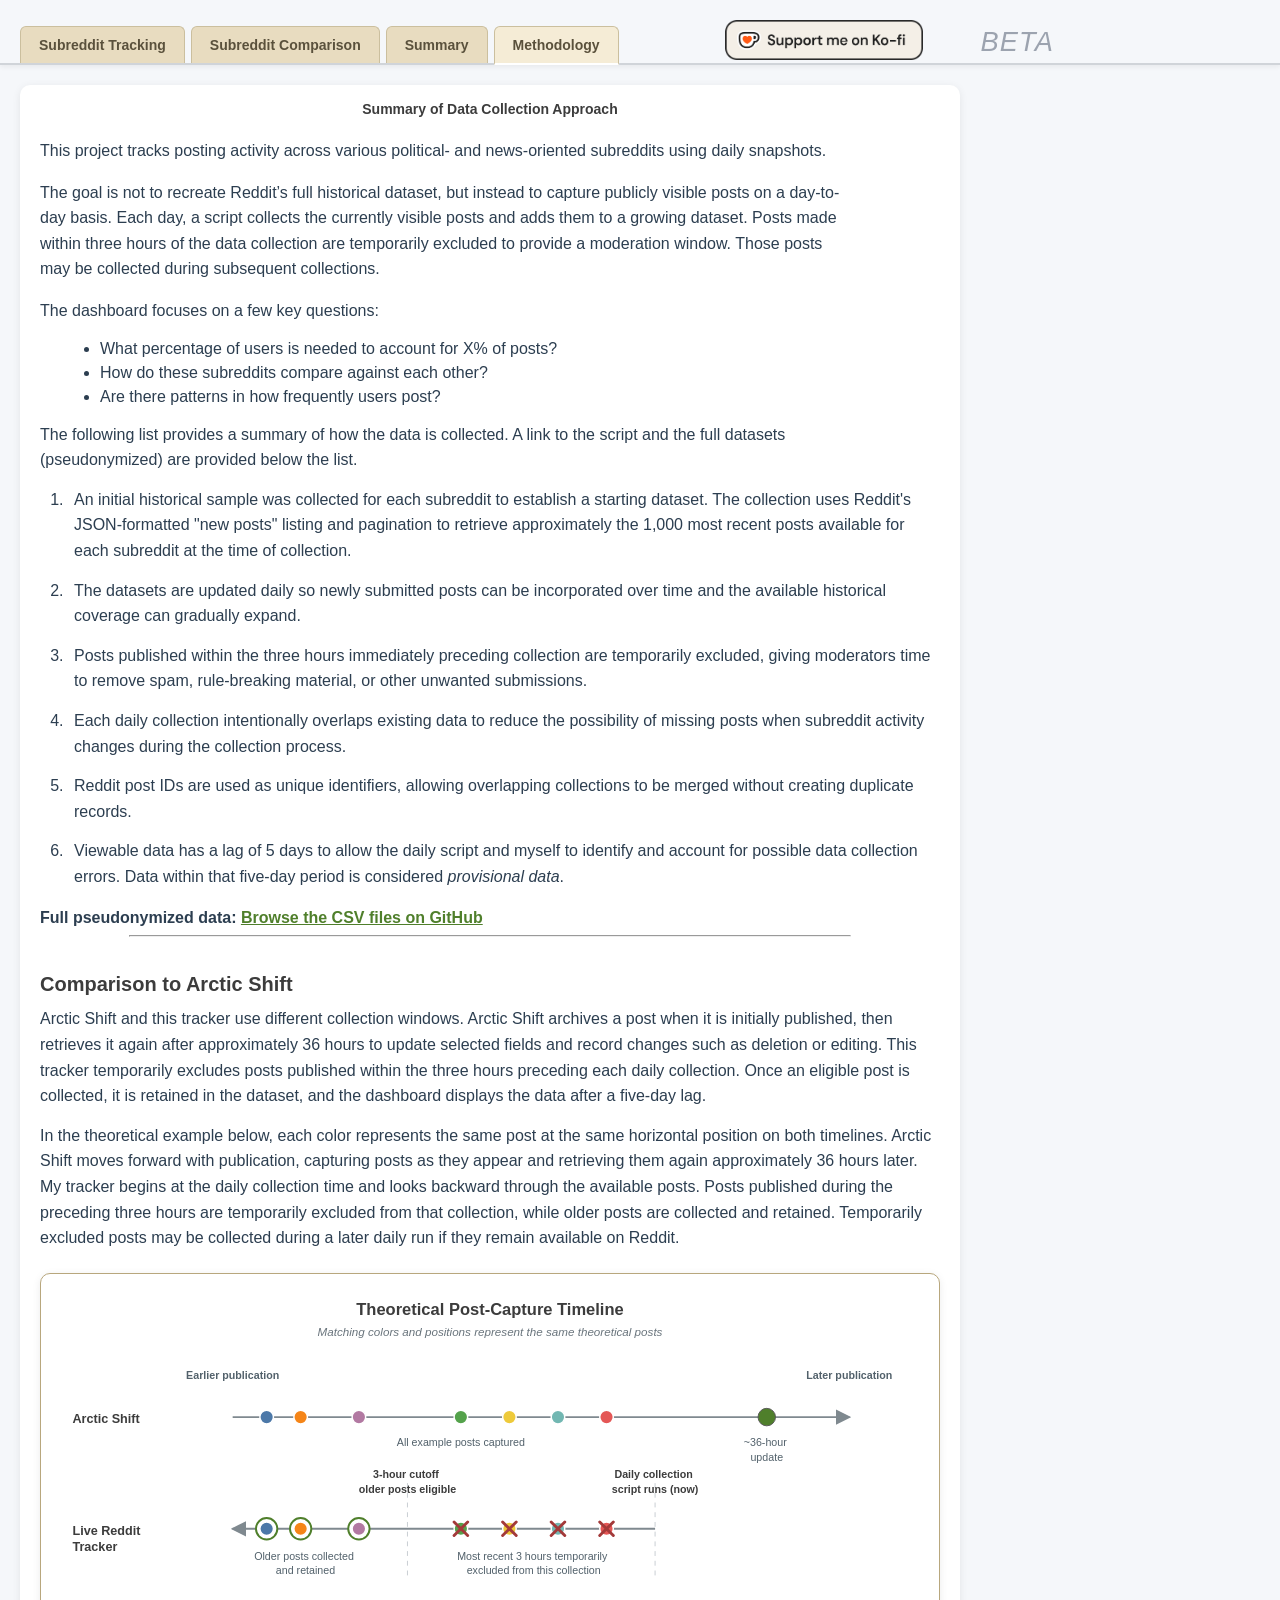
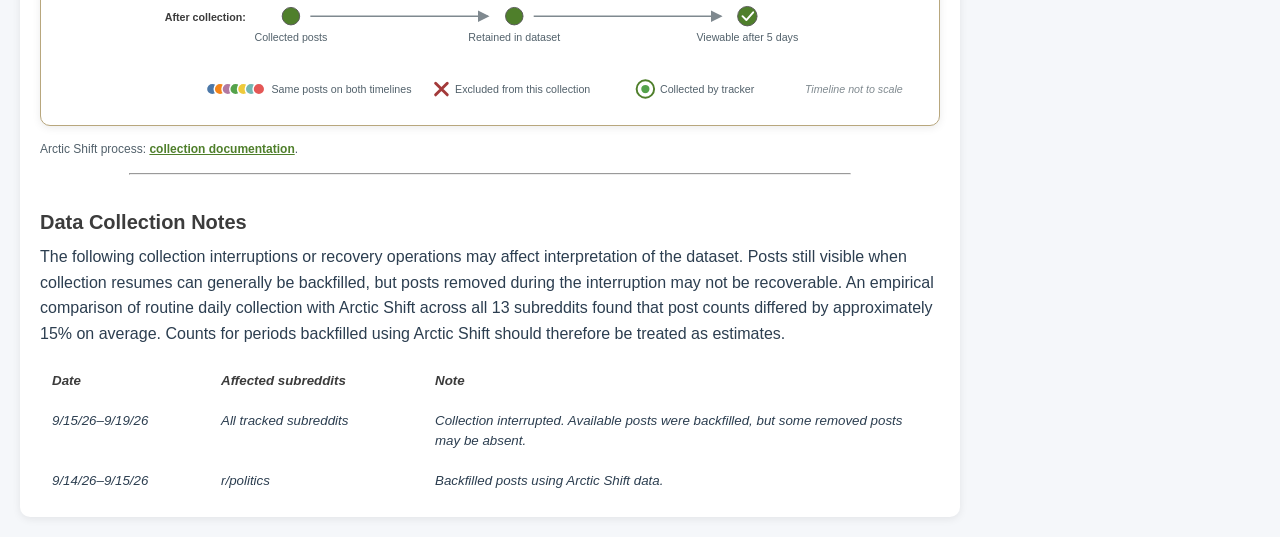
<file: methodology.html>
<!DOCTYPE html>
<html>
<head>
    <link rel="stylesheet" href="style.css?v=20261013-1">
    <!-- Temporary local-development tracking
    <script
        defer
        src="https://cloud.umami.is/script.js"
        data-website-id="a51aec87-c8d1-4551-b360-66f3b36bf006"
        data-domains="localhost,127.0.0.1"
    ></script>
    -->

    <!-- Production tracking -->
    <script
        defer
        src="https://cloud.umami.is/script.js"
        data-website-id="a51aec87-c8d1-4551-b360-66f3b36bf006"
        data-domains="ok-stand-2128.github.io"
    ></script>
</head>
<body>

<!-- Top Tabs -->
<div class="top-banner">
    <div class="tabs">
        <a href="index.html" class="tab">Subreddit Tracking</a>
        <a href="comparison.html" class="tab">Subreddit Comparison</a>
        <a href="summary.html" class="tab">Summary</a>
        <a href="methodology.html" class="tab active">Methodology</a>
        <a href="https://ko-fi.com/okstand" class="kofi-support-link" target="_blank" rel="noopener noreferrer" aria-label="Support me on Ko-fi" data-umami-event="Ko-fi Click - Methodology">
            <img src="assets/support_me_on_kofi_beige.png" class="kofi-support-image" alt="Support me on Ko-fi">
        </a>
        <span class="beta-label">BETA</span>
    </div>
</div>

<!-- Content -->
<div class="dashboard">
    <div class="metric-card">
        <div class="metric-label">Summary of Data Collection Approach</div>

        <div class="metric-content methodology-text">
            <div class="summary-text">
                <p>
                    This project tracks posting activity across various political- and news-oriented subreddits using daily snapshots.
                </p>

                <p>
                    The goal is not to recreate Reddit’s full historical dataset, but instead to capture publicly visible posts on a day-to-day basis. Each day, a script 
                    collects the currently visible posts and adds them to a growing dataset. Posts made within three hours of the data collection are temporarily excluded 
                    to provide a moderation window. Those posts may be collected during subsequent collections.
                </p>

                <p>
                    The dashboard focuses on a few key questions:
                </p>

                <ul class="methodology-questions">
                    <li>What percentage of users is needed to account for X% of posts?</li>
                    <li>How do these subreddits compare against each other?</li>
                    <li>Are there patterns in how frequently users post?</li>
                </ul>

                <p>
                    The following list provides a summary of how the data is collected. A link to the script and the full datasets (pseudonymized) are provided below the list.
                </p>
            </div>

            <ol class="methodology-list">
                <li>
                    An initial historical sample was collected for each subreddit to establish a starting dataset. The collection uses Reddit's JSON-formatted "new posts" listing and pagination to retrieve approximately the 1,000 most recent posts available for each subreddit at the time of collection.
                </li>
                <li>
                    The datasets are updated daily so newly submitted posts can be incorporated over time and the available historical coverage can gradually expand.
                </li>
                <li>
                    Posts published within the three hours immediately preceding collection are temporarily excluded, giving moderators time to remove spam, rule-breaking material, or other unwanted submissions.
                </li>
                <li>
                    Each daily collection intentionally overlaps existing data to reduce the possibility of missing posts when subreddit activity changes during the collection process.
                </li>
                <li>
                    Reddit post IDs are used as unique identifiers, allowing overlapping collections to be merged without creating duplicate records.
                </li>
                <li id="provisional-data">
                    Viewable data has a lag of 5 days to allow the daily script and myself to identify and account for possible data collection errors. Data within that five-day period is considered <em>provisional data</em>.
                </li>
            </ol>

            <p class="script-link">
                Full pseudonymized data:
                <a
                    href="https://github.com/Ok-Stand-2128/Live-Reddit-Tracking/tree/main/data"
                    target="_blank"
                    rel="noopener noreferrer"
                >Browse the CSV files on GitHub</a>
            </p>
            <hr width="80%">
            <section class="arctic-shift-comparison">
                <h2>Comparison to Arctic Shift</h2>

                <p>
                    Arctic Shift and this tracker use different collection windows. Arctic Shift archives a post when it is initially published, then retrieves it again after approximately 36 hours to update selected fields and record changes such as deletion or editing. This tracker temporarily excludes posts published within the three hours preceding each daily collection. Once an eligible post is collected, it is retained in the dataset, and the dashboard displays the data after a five-day lag.
                </p>

                <p>
                    In the theoretical example below, each color represents the same post at the same horizontal position on both timelines. Arctic Shift moves forward with publication, capturing posts as they appear and retrieving them again approximately 36 hours later. My tracker begins at the daily collection time and looks backward through the available posts. Posts published during the preceding three hours are temporarily excluded from that collection, while older posts are collected and retained. Temporarily excluded posts may be collected during a later daily run if they remain available on Reddit.
                </p>

                <div class="comparison-timeline-card">
                    <svg
                        class="comparison-timeline-svg"
                        viewBox="0 0 900 440"
                        role="img"
                        aria-labelledby="comparison-timeline-title comparison-timeline-description"
                    >
                        <title id="comparison-timeline-title">Theoretical comparison of Arctic Shift and Live Reddit Tracker collection timing</title>
                        <desc id="comparison-timeline-description">A two-lane timeline showing seven color-coded theoretical posts in matching horizontal positions. The Arctic Shift timeline points forward, capturing all seven posts near publication and retrieving them again approximately 36 hours later. My tracker timeline begins at the daily collection time on the right and points backward. It temporarily excludes the four most recent posts inside its three-hour moderation window and collects the three older posts. A separate forward sequence shows that collected posts are retained and become viewable after five days.</desc>

                        <defs>
                            <marker id="comparison-timeline-arrow" markerWidth="8" markerHeight="8" refX="7" refY="4" orient="auto" markerUnits="strokeWidth">
                                <path class="comparison-timeline-arrowhead" d="M0,0 L8,4 L0,8 Z"></path>
                            </marker>
                        </defs>

                        <text class="comparison-timeline-heading" x="450" y="30">Theoretical Post-Capture Timeline</text>
                        <text class="comparison-timeline-subheading" x="450" y="51">Matching colors and positions represent the same theoretical posts</text>

                        <!-- Lane labels -->
                        <g class="comparison-timeline-lane-labels">
                            <text x="20" y="141">Arctic Shift</text>
                            <text x="20" y="256">
                                <tspan x="20">Live Reddit</tspan>
                                <tspan x="20" dy="17">Tracker</tspan>
                            </text>
                        </g>

                        <!-- Arctic Shift moves forward from publication -->
                        <g class="comparison-timeline-direction-labels">
                            <text x="185" y="96">Earlier publication</text>
                            <text x="820" y="96">Later publication</text>
                        </g>
                        <line class="comparison-timeline-axis comparison-timeline-forward" x1="185" y1="135" x2="820" y2="135" marker-end="url(#comparison-timeline-arrow)"></line>
                        <g class="comparison-timeline-posts" aria-label="Seven example posts captured by Arctic Shift">
                            <circle class="comparison-post-1" cx="220" cy="135" r="7"></circle>
                            <circle class="comparison-post-2" cx="255" cy="135" r="7"></circle>
                            <circle class="comparison-post-3" cx="315" cy="135" r="7"></circle>
                            <circle class="comparison-post-4" cx="420" cy="135" r="7"></circle>
                            <circle class="comparison-post-5" cx="470" cy="135" r="7"></circle>
                            <circle class="comparison-post-6" cx="520" cy="135" r="7"></circle>
                            <circle class="comparison-post-7" cx="570" cy="135" r="7"></circle>
                        </g>
                        <circle class="comparison-timeline-recheck" cx="735" cy="135" r="9"></circle>
                        <text class="comparison-timeline-callout" x="420" y="165">All example posts captured</text>
                        <text class="comparison-timeline-callout" x="735" y="165">
                            <tspan x="735">~36-hour</tspan>
                            <tspan x="735" dy="15">update</tspan>
                        </text>

                        <!-- Live tracker starts at now and looks backward -->
                        <g class="comparison-timeline-guides">
                            <line x1="365" y1="203" x2="365" y2="302"></line>
                            <line x1="620" y1="203" x2="620" y2="302"></line>
                        </g>
                        <g class="comparison-timeline-event-labels">
                            <text x="365" y="198">
                                <tspan x="365">3-hour cutoff</tspan>
                                <tspan x="365" dy="15">older posts eligible</tspan>
                            </text>
                            <text x="620" y="198">
                                <tspan x="620">Daily collection</tspan>
                                <tspan x="620" dy="15">script runs (now)</tspan>
                            </text>
                        </g>
                        <line class="comparison-timeline-axis comparison-timeline-backward" x1="620" y1="250" x2="185" y2="250" marker-end="url(#comparison-timeline-arrow)"></line>

                        <!-- Same seven posts, aligned vertically with the Arctic Shift lane -->
                        <g class="comparison-timeline-posts" aria-label="The same seven example posts evaluated by the Live Reddit Tracker">
                            <circle class="comparison-timeline-collection-ring" cx="220" cy="250" r="11"></circle>
                            <circle class="comparison-post-1" cx="220" cy="250" r="7"></circle>
                            <circle class="comparison-timeline-collection-ring" cx="255" cy="250" r="11"></circle>
                            <circle class="comparison-post-2" cx="255" cy="250" r="7"></circle>
                            <circle class="comparison-timeline-collection-ring" cx="315" cy="250" r="11"></circle>
                            <circle class="comparison-post-3" cx="315" cy="250" r="7"></circle>

                            <circle class="comparison-post-4" cx="420" cy="250" r="7"></circle>
                            <circle class="comparison-post-5" cx="470" cy="250" r="7"></circle>
                            <circle class="comparison-post-6" cx="520" cy="250" r="7"></circle>
                            <circle class="comparison-post-7" cx="570" cy="250" r="7"></circle>
                        </g>

                        <!-- Red X overlays indicate temporary exclusion from this daily collection -->
                        <g class="comparison-timeline-excluded-posts">
                            <path d="M413 243 L427 257 M427 243 L413 257"></path>
                            <path d="M463 243 L477 257 M477 243 L463 257"></path>
                            <path d="M513 243 L527 257 M527 243 L513 257"></path>
                            <path d="M563 243 L577 257 M577 243 L563 257"></path>
                        </g>

                        <text class="comparison-timeline-callout" x="260" y="282">
                            <tspan x="260">Older posts collected</tspan>
                            <tspan x="260" dy="15">and retained</tspan>
                        </text>
                        <text class="comparison-timeline-callout" x="495" y="282">
                            <tspan x="495">Most recent 3 hours temporarily</tspan>
                            <tspan x="495" dy="15">excluded from this collection</tspan>
                        </text>

                        <!-- Display occurs later and is separate from the backward collection scan -->
                        <g class="comparison-timeline-display-flow">
                            <text class="comparison-timeline-flow-label" x="115" y="345">After collection:</text>
                            <circle cx="245" cy="340" r="9"></circle>
                            <text x="245" y="366">Collected posts</text>
                            <line x1="265" y1="340" x2="448" y2="340" marker-end="url(#comparison-timeline-arrow)"></line>
                            <circle cx="475" cy="340" r="9"></circle>
                            <text x="475" y="366">Retained in dataset</text>
                            <line x1="495" y1="340" x2="688" y2="340" marker-end="url(#comparison-timeline-arrow)"></line>
                            <g class="comparison-timeline-visible-marker">
                                <circle cx="715" cy="340" r="10"></circle>
                                <path d="M710 340 L714 344 L721 336"></path>
                            </g>
                            <text x="715" y="366">Viewable after 5 days</text>
                        </g>

                        <!-- Legend -->
                        <g class="comparison-timeline-legend">
                            <g class="comparison-timeline-legend-posts" aria-hidden="true">
                                <circle class="comparison-post-1" cx="164" cy="415" r="6"></circle>
                                <circle class="comparison-post-2" cx="172" cy="415" r="6"></circle>
                                <circle class="comparison-post-3" cx="180" cy="415" r="6"></circle>
                                <circle class="comparison-post-4" cx="188" cy="415" r="6"></circle>
                                <circle class="comparison-post-5" cx="196" cy="415" r="6"></circle>
                                <circle class="comparison-post-6" cx="204" cy="415" r="6"></circle>
                                <circle class="comparison-post-7" cx="212" cy="415" r="6"></circle>
                            </g>
                            <text x="225" y="419">Same posts on both timelines</text>
                            <g class="comparison-timeline-excluded-posts">
                                <path d="M394 409 L406 421 M406 409 L394 421"></path>
                            </g>
                            <text x="414" y="419">Excluded from this collection</text>
                            <circle class="comparison-timeline-collection-ring" cx="610" cy="415" r="9"></circle>
                            <circle class="comparison-post-4" cx="610" cy="415" r="5"></circle>
                            <text x="625" y="419">Collected by tracker</text>
                            <text class="comparison-timeline-scale-note" x="875" y="419">Timeline not to scale</text>
                        </g>
                    </svg>
                </div>

                <p class="comparison-source-note">
                    Arctic Shift process: <a href="https://github.com/ArthurHeitmann/arctic_shift/blob/master/file_content_explanations.md" target="_blank" rel="noopener noreferrer">collection documentation</a>.
                </p>
            </section>
            <hr width="80%">
            <section class="data-collection-notes">
                <h2>Data Collection Notes</h2>

                <p>
                    The following collection interruptions or recovery operations may affect interpretation of the dataset. Posts still visible when collection resumes can 
                    generally be backfilled, but posts removed during the interruption may not be recoverable. An empirical comparison of routine daily collection with Arctic 
                    Shift across all 13 subreddits found that post counts differed by approximately 15% on average. Counts for periods backfilled using Arctic Shift should 
                    therefore be treated as estimates.
                </p>
                <table>
                    <thead>
                        <tr>
                            <th scope="col">Date</th>
                            <th scope="col">Affected subreddits</th>
                            <th scope="col">Note</th>
                        </tr>
                    </thead>
                    <tbody>
                        <tr>
                            <td>9/15/26–9/19/26</td>
                            <td>All tracked subreddits</td>
                            <td>Collection interrupted. Available posts were backfilled, but some removed posts may be absent.</td>
                        </tr>
                        <tr>
                            <td>9/14/26–9/15/26</td>
                            <td>r/politics</td>
                            <td>Backfilled posts using Arctic Shift data.</td>
                        </tr>
                    </tbody>
                </table>
            </section>
        </div>
    </div>
</div>

</body>
</html>
</file>
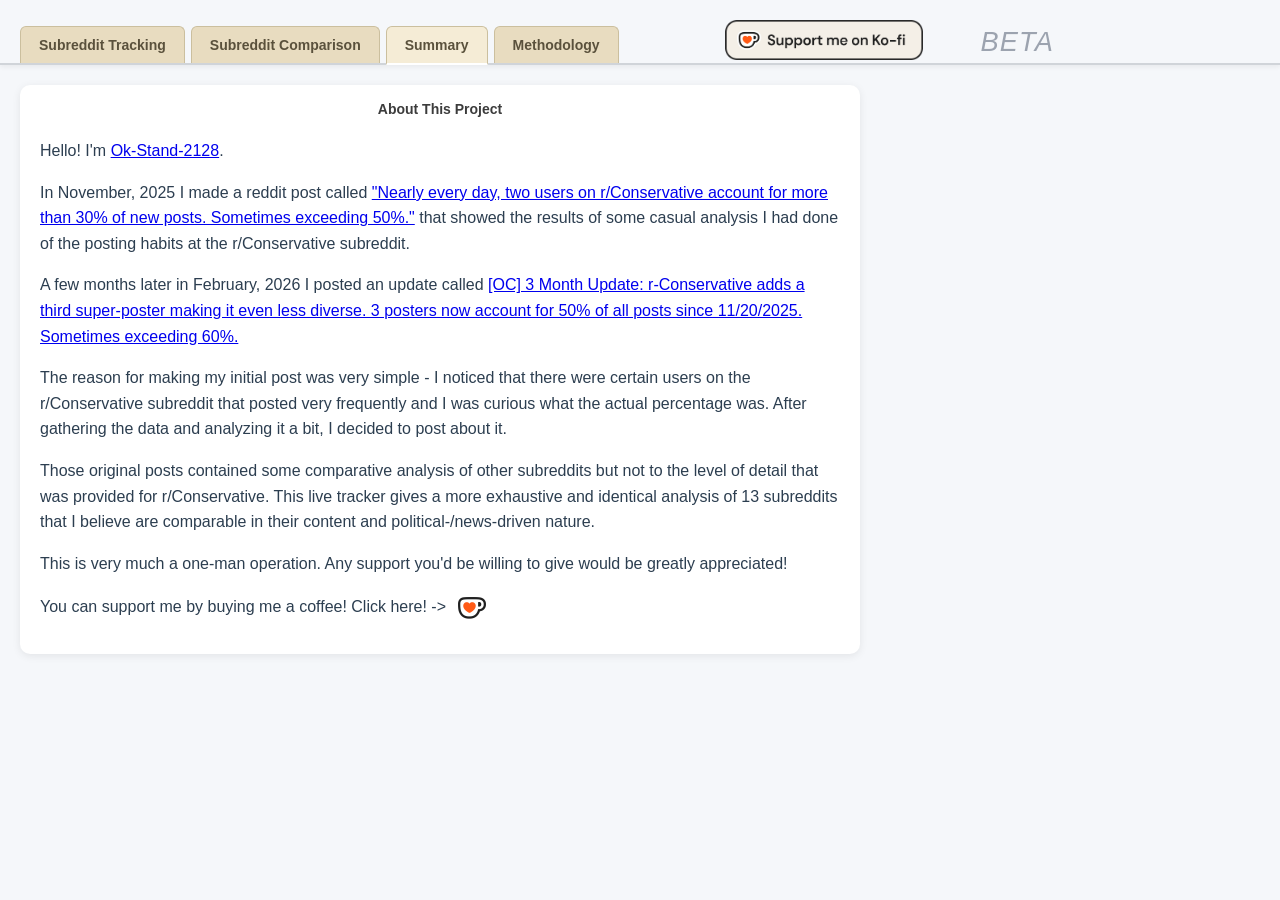
<file: summary.html>
<!DOCTYPE html>
<html>
<head>
    <link rel="stylesheet" href="style.css?v=20261013-1">
    <!-- Temporary local-development tracking
    <script
        defer
        src="https://cloud.umami.is/script.js"
        data-website-id="a51aec87-c8d1-4551-b360-66f3b36bf006"
        data-domains="localhost,127.0.0.1"
    ></script>
    -->

    <!-- Production tracking -->
    <script
        defer
        src="https://cloud.umami.is/script.js"
        data-website-id="a51aec87-c8d1-4551-b360-66f3b36bf006"
        data-domains="ok-stand-2128.github.io"
    ></script>
</head>
<body>

<!-- Top Tabs -->
<div class="top-banner">
    <div class="tabs">
        <a href="index.html" class="tab">Subreddit Tracking</a>
        <a href="comparison.html" class="tab">Subreddit Comparison</a>
        <a href="summary.html" class="tab active">Summary</a>
        <a href="methodology.html" class="tab">Methodology</a>
        <a href="https://ko-fi.com/okstand" class="kofi-support-link" target="_blank" rel="noopener noreferrer" aria-label="Support me on Ko-fi" data-umami-event="Ko-fi Click - Summary Header">
            <img src="assets/support_me_on_kofi_beige.png" class="kofi-support-image" alt="Support me on Ko-fi">
        </a>
        <span class="beta-label">BETA</span>
    </div>
</div>

<!-- Content -->
<div class="dashboard">

    <div class="metric-card">
        <div class="metric-label">About This Project</div>

        <div class="metric-content summary-text">

            <p>
                Hello! I'm <a target="_blank", href='https://www.reddit.com/user/Ok-Stand-2128/submitted'>Ok-Stand-2128</a>.
            </p>

            <p>
                In November, 2025 I made a reddit post called <a target="_blank", href='https://www.reddit.com/r/dataisbeautiful/comments/1oxk4wa/nearly_every_day_two_users_on_rconservative/'>
                "Nearly every day, two users on r/Conservative account for more than 30% of new posts. Sometimes exceeding 50%."</a> that showed 
                the results of some casual analysis I had done of the posting habits at the r/Conservative subreddit</a>. 
            </p>
            <p>
                A few months later in February, 2026 I posted an update called <a target="_blank", href="https://www.reddit.com/r/dataisbeautiful/comments/1rfe0nh/oc_3_month_update_rconservative_adds_a_third/">
                [OC] 3 Month Update: r-Conservative adds a third super-poster making it even less diverse. 3 posters now account for 50% of all posts since 11/20/2025. Sometimes exceeding 60%.</a>
                </a>
            </p>

            <p>
                The reason for making my initial post was very simple - I noticed that there were certain users on the r/Conservative subreddit that posted very frequently and 
                I was curious what the actual percentage was. After gathering the data and analyzing it a bit, I decided to post about it.
            </p>

            <p>
                Those original posts contained some comparative analysis of other subreddits but not to the level of detail that was provided for r/Conservative. This live tracker 
                gives a more exhaustive and identical analysis of 13 subreddits that I believe are comparable in their content and political-/news-driven nature. 
            </p>
            <p>
                This is very much a one-man operation. Any support you'd be willing to give would be greatly appreciated!
            </p>
            <p>
                You can support me by buying me a coffee! Click here! -> 
                <a href="https://ko-fi.com/okstand" class="summary-kofi-link" target="_blank" rel="noopener noreferrer" aria-label="Support this project on Ko-fi" data-umami-event="Ko-fi Click - Summary Body">
                    <img src="assets/ko-fi-cup.png" class="summary-kofi-cup" alt="Support this project on Ko-fi">
                </a>
            </p>
        </div>
    </div>

</div>

</body>
</html>
</file>
<file: style.css>
/* Page baseline */
body {
    font-family: Arial, sans-serif;
    background-color: #f5f7fa;
    margin: 0;
    padding: 20px;
}

/* Top banner */
.top-banner {
    position: sticky;
    top: 0;
    z-index: 1000;

    margin: -20px -20px 20px;
    padding: 20px 20px 0;

    background-color: #f5f7fa;
    border-bottom: 2px solid #d0d4d9;
    box-shadow: 0 2px 5px rgba(0, 0, 0, 0.06);
}

/* Tab container */
.tabs {
    display: flex;
    align-items: flex-end;
    flex-wrap: wrap;
    gap: 6px;
}

/* Individual tab */
.tab {
    padding: 10px 18px;
    background: #e8dcc0;
    border: 1px solid #cbbf9e;
    border-bottom: none;
    border-radius: 6px 6px 0 0;

    font-size: 14px;
    font-weight: 600;
    color: #5a513c;

    text-decoration: none;   /* 👈 important */
    display: inline-block;
}

.tab:hover {
    background: #f2e8cf;
}

.tab.active {
    background: #f5ecd6;
    border-bottom: 2px solid white;
    position: relative;
    top: 2px;
}

/* Permanent Ko-fi support link */
.kofi-support-link {
    display: inline-flex;
    align-items: center;
    flex: 0 0 auto;
    margin-left: 100px;
    margin-bottom: 3px;
    text-decoration: none;
}

.kofi-support-image {
    display: block;
    width: auto;
    height: 40px;
}

.kofi-support-link:hover .kofi-support-image {
    opacity: 0.88;
}

.beta-label {
    align-self: center;
    margin-left: 52px;
    color: #9ca3af;
    font-size: 1.7rem;
    font-style: italic;
    letter-spacing: 0.04em;
}

.summary-kofi-link {
    display: inline-flex;
    margin-left: 6px;
    vertical-align: middle;
}

.summary-kofi-cup {
    display: block;
    width: 32px;
    height: 32px;
}

.summary-kofi-link:hover .summary-kofi-cup {
    opacity: 0.88;
}

/* Dashboard container */
.dashboard {
    display: flex;
    flex-direction: column;
    align-items: flex-start;
    gap: 20px;
}

.dashboard-summary-row {
    box-sizing: border-box;
    display: flex;
    align-items: flex-end;
    position: relative;
    width: 1040px;
    max-width: calc(100vw - 40px);
}

.dashboard-subreddit-heading {
    position: absolute;
    left: 50%;
    bottom: 8px;
    transform: translateX(-50%);
    color: rgb(60, 60, 60);
    font-size: 24pt;
    font-weight: 600;
    line-height: 1.1;
    text-align: center;
    white-space: nowrap;
}

.analysis-timezone-control {
    display: flex;
    align-items: center;
    gap: 8px;
    margin-left: auto;
    color: rgb(60, 60, 60);
    font-size: 13px;
    white-space: nowrap;
}

.figure-caption-row {
    box-sizing: border-box;
    display: flex;
    align-items: center;
    justify-content: space-between;
    flex-wrap: wrap;
    gap: 20px;
    width: 1040px;
    max-width: calc(100vw - 40px);
}

.analysis-timezone-control label {
    font-weight: 600;
}

.analysis-timezone-control select {
    box-sizing: border-box;
    width: 205px;
    min-height: 34px;
    padding: 5px 30px 5px 9px;
    border: 1px solid rgb(190, 198, 204);
    border-radius: 6px;
    background-color: #ffffff;
    color: rgb(45, 55, 62);
    font: inherit;
}

.analysis-timezone-control select:focus-visible {
    outline: 2px solid rgb(104, 150, 54);
    outline-offset: 2px;
}

/* Metric card container */
.metric-card {
    display: inline-flex;
    flex-direction: column;
    align-items: center;

    padding: 16px 20px;

    background-color: #ffffff;
    border-radius: 10px;
    box-shadow: 0 2px 8px rgba(0, 0, 0, 0.08);
}

/* Main metric card for every metric type */
.metric-card {
    background-color: #ffffff;
    border-radius: 10px;
    padding: 16px 20px;

    box-shadow: 0 2px 8px rgba(0, 0, 0, 0.08);

    display: flex;
    flex-direction: column;
    align-items: center;

    text-align: center;
}

/* Card-specific deep links */
.shareable-card {
    position: relative;
}

.shareable-card > .metric-label {
    box-sizing: border-box;
    max-width: 100%;
    padding-right: 82px;
    padding-left: 82px;
}

.copy-share-link {
    position: absolute;
    z-index: 4;
    top: 12px;
    right: 14px;
    display: inline-flex;
    align-items: center;
    width: 34px;
    height: 34px;
    padding: 6px;
    border: 0;
    border-radius: 6px;
    background: transparent;
    color: #52616b;
    font: 600 12px/1.2 Arial, sans-serif;
    cursor: pointer;
}

.copy-share-link:hover {
    color: #3f6425;
    background: rgba(104, 150, 54, 0.09);
}

.copy-share-link:focus-visible {
    outline: 2px solid #689636;
    outline-offset: 2px;
}

.copy-share-link svg {
    width: 20px;
    height: 20px;
    fill: none;
    stroke: currentColor;
    stroke-linecap: round;
    stroke-linejoin: round;
    stroke-width: 1.8;
}

/* Hide the text node used by earlier cached button markup. */
.copy-share-link > span {
    position: absolute;
    width: 1px;
    height: 1px;
    padding: 0;
    margin: -1px;
    overflow: hidden;
    clip: rect(0, 0, 0, 0);
    white-space: nowrap;
    border: 0;
}

.copy-share-tooltip {
    position: absolute;
    z-index: 5;
    top: 53px;
    right: 14px;
    width: max-content;
    max-width: 180px;
    padding: 6px 8px;
    border-radius: 5px;
    background: #30383e;
    color: #ffffff;
    font: normal 12px/1.2 Arial, sans-serif;
    font-weight: normal;
    opacity: 0;
    pointer-events: none;
    transform: translateY(-2px);
    transition:
        opacity 120ms ease,
        transform 120ms ease;
    visibility: hidden;
    white-space: nowrap;
}

.copy-share-link:hover + .copy-share-tooltip,
.copy-share-link:focus-visible + .copy-share-tooltip {
    opacity: 1;
    transform: translateY(0);
    visibility: visible;
}

.copy-share-link.copy-share-link-error {
    color: #a33a3a;
}

.shared-card-highlight {
    animation: shared-card-pulse 2.4s ease-out;
}

@keyframes shared-card-pulse {
    0%, 22% {
        box-shadow:
            0 0 0 4px rgba(104, 150, 54, 0.38),
            0 2px 8px rgba(0, 0, 0, 0.08);
    }

    100% {
        box-shadow: 0 2px 8px rgba(0, 0, 0, 0.08);
    }
}

@media (prefers-reduced-motion: reduce) {
    .shared-card-highlight {
        animation: none;
        outline: 3px solid rgba(104, 150, 54, 0.55);
        outline-offset: 2px;
    }
}

/* Optional label (we'll use this next step) */
.metric-label {
    font-size: 14px;
    color: rgb(60, 60, 60);
    margin-bottom: 5px;
    font-weight: bold;
}

.dashboard-title {
    font-size: 28px;
    color: rgb(60, 60, 60);
}

.figure-caption {
    color: rgb(90, 90, 90);
    font-size: 13px;
    font-style: italic;
}

.figure-block {
    display: inline-flex;
    flex-direction: column;
    align-items: flex-start;
    gap: 6px;
}

.figure-explanation {
    max-width: 900px;
    color: rgb(60, 60, 60);
    font-size: 14px;
    line-height: 1.6;
    text-align: left;
}

.figure-explanation p {
    margin: 4px 0 8px;
}

.cluster-example-card {
    box-sizing: border-box;
    width: 1240px;
    max-width: calc(100vw - 40px);
    border: 1px solid #b8a77d;
}

.cluster-example-svg {
    display: block;
    flex: 0 0 auto;
    width: 100%;
    height: auto;
    font-family: Arial, sans-serif;
}

.cluster-example-guides line {
    stroke: #c8cdd2;
    stroke-width: 1;
    stroke-dasharray: 5 5;
}

.cluster-example-axis,
.cluster-example-ticks line {
    stroke: #58636b;
    stroke-width: 1.5;
}

.cluster-example-minute-labels text,
.cluster-example-axis-title,
.cluster-example-category-labels text {
    fill: rgb(60, 60, 60);
    text-anchor: middle;
}

.cluster-example-minute-labels text {
    font-size: 12px;
}

.cluster-example-axis-title {
    font-size: 14px;
    font-weight: 600;
}

.cluster-example-posts circle {
    fill: #858d94;
}

.cluster-example-post-legend circle {
    fill: #858d94;
}

.cluster-example-post-legend text {
    fill: rgb(60, 60, 60);
    font-size: 12px;
    text-anchor: start;
}

.cluster-example-category-labels text {
    font-size: 12px;
    font-weight: 600;
}

.cluster-example-noncluster-label {
    fill: #697279;
    font-size: 12px;
    font-style: italic;
    text-anchor: middle;
}

.cluster-inline-marker {
    display: inline-block;
    width: 10px;
    height: 10px;
    margin: 0 3px;
    border-radius: 50%;
    vertical-align: baseline;
}

.cluster-bin-0-5 {
    background-color: rgb(160, 120, 200);
}

.cluster-bin-5-10 {
    background-color: rgb(104, 150, 54);
}

.cluster-bin-10-15 {
    background-color: rgb(247, 196, 31);
}

.cluster-bin-15-20 {
    background-color: rgb(100, 100, 160);
}


.metric-value {
    font-size: 48px;
    font-weight: bold;
    color: #2c3e50;
}

#pie-chart {
    width: 350px;
    height: 350px;
}

.metric-content {
    display: inline-block;   /* 👈 shrink-wrap magic */
}

/* Top Ten Chart */
#top10-chart {
    width: 1000px;
    height: 400px;
}

/* 7-day running average chart */
#running-avg-chart {
    width: 1500px;
    height: 450px;
}

/* Clustered posting */
#cluster-chart {
    width: 1200px;
    height: 450px;
}

/* Daily raw post count */
#stacked-chart {
    width: 1500px;
    height: 450px;
}

/* Daily post count percentages*/
#stacked-percent-chart {
    width: 1500px;
    height: 450px;
}


/* SUMMARY styles */
.summary-text {
    text-align: left;
    max-width: 800px;
}

.summary-text p {
    margin-bottom: 14px;
    line-height: 1.6;
    color: #2c3e50;
}

.summary-text ul {
    margin-left: 20px;
    margin-bottom: 14px;
}

.summary-text li {
    margin-bottom: 6px;
}

.methodology-questions {
    color: #2c3e50;
}

/* METHODOLOGY styles */
.code-block {
    text-align: left;
    background: #1e1e1e;
    color: #d4d4d4;

    padding: 20px;
    border-radius: 8px;

    font-family: Consolas, monospace;
    font-size: 13px;
    line-height: 1.5;

    overflow-x: auto;
    white-space: pre;
}

/* METHODOLOGY summary styles */
.methodology-text {
    max-width: 900px;
    text-align: left;
}

.methodology-list {
    margin: 0;
    padding-left: 28px;

    color: #2c3e50;
    line-height: 1.6;
}

.methodology-list li {
    margin-bottom: 14px;
    padding-left: 6px;
}

.script-link {
    margin: 20px 0 0;
    font-weight: 600;
    color: #2c3e50;
}

.script-link a {
    color: #4f7f2b;
}

.arctic-shift-comparison {
    margin-top: 36px;
    color: #2c3e50;
}

.arctic-shift-comparison h2 {
    margin: 0 0 10px;
    color: rgb(60, 60, 60);
    font-size: 20px;
}

.arctic-shift-comparison p {
    margin: 0 0 14px;
    line-height: 1.6;
}

.comparison-timeline-card {
    box-sizing: border-box;
    width: 100%;
    margin: 22px 0 14px;
    padding: 12px;
    overflow-x: auto;
    background: #ffffff;
    border: 1px solid #b8a77d;
    border-radius: 10px;
    box-shadow: 0 2px 8px rgba(0, 0, 0, 0.08);
}

.comparison-timeline-svg {
    display: block;
    width: 100%;
    min-width: 760px;
    height: auto;
    font-family: Arial, sans-serif;
}

.comparison-timeline-heading {
    fill: rgb(60, 60, 60);
    font-size: 17px;
    font-weight: 600;
    text-anchor: middle;
}

.comparison-timeline-subheading {
    fill: #69747c;
    font-size: 12px;
    font-style: italic;
    text-anchor: middle;
}

.comparison-timeline-guides line {
    stroke: #c8cdd2;
    stroke-width: 1;
    stroke-dasharray: 5 5;
}

.comparison-timeline-event-labels text {
    fill: rgb(60, 60, 60);
    font-size: 11px;
    font-weight: 600;
    text-anchor: middle;
}

.comparison-timeline-event-labels .comparison-timeline-removal-label {
    fill: #a33a3a;
}

.comparison-timeline-lane-labels text {
    fill: rgb(60, 60, 60);
    font-size: 13px;
    font-weight: 600;
}

.comparison-timeline-axis {
    stroke: #7f898f;
    stroke-width: 2;
}

.comparison-timeline-arrowhead {
    fill: #7f898f;
}

.comparison-timeline-direction-labels text {
    fill: #52616b;
    font-size: 11px;
    font-weight: 600;
    text-anchor: middle;
}

.comparison-timeline-capture,
.comparison-timeline-recheck {
    fill: #689636;
    stroke: #ffffff;
    stroke-width: 2;
}

.comparison-timeline-recheck {
    fill: #4f7f2b;
    stroke: rgb(90, 90, 90);
    stroke-width: 1;
}

.comparison-timeline-open,
.comparison-timeline-missed {
    fill: #ffffff;
    stroke: #7f898f;
    stroke-width: 2;
}

.comparison-timeline-posts .comparison-post-1,
.comparison-timeline-posts .comparison-post-2,
.comparison-timeline-posts .comparison-post-3,
.comparison-timeline-posts .comparison-post-4,
.comparison-timeline-posts .comparison-post-5,
.comparison-timeline-posts .comparison-post-6,
.comparison-timeline-posts .comparison-post-7,
.comparison-timeline-legend .comparison-post-1,
.comparison-timeline-legend .comparison-post-2,
.comparison-timeline-legend .comparison-post-3,
.comparison-timeline-legend .comparison-post-4,
.comparison-timeline-legend .comparison-post-5,
.comparison-timeline-legend .comparison-post-6,
.comparison-timeline-legend .comparison-post-7 {
    stroke: #ffffff;
    stroke-width: 1.5;
}

.comparison-post-1 {
    fill: #4c78a8;
}

.comparison-post-2 {
    fill: #f58518;
}

.comparison-post-3 {
    fill: #b279a2;
}

.comparison-post-4 {
    fill: #54a24b;
}

.comparison-post-5 {
    fill: #eeca3b;
}

.comparison-post-6 {
    fill: #72b7b2;
}

.comparison-post-7 {
    fill: #e45756;
}

.comparison-timeline-collection-ring {
    fill: #ffffff;
    stroke: #4f7f2b;
    stroke-width: 2;
}

.comparison-timeline-excluded-posts path {
    fill: none;
    stroke: #a33a3a;
    stroke-width: 3;
    stroke-linecap: round;
}

.comparison-timeline-visible-marker circle {
    fill: #4f7f2b;
    stroke: rgb(90, 90, 90);
    stroke-width: 1;
}

.comparison-timeline-visible-marker path {
    fill: none;
    stroke: #ffffff;
    stroke-width: 2;
    stroke-linecap: round;
    stroke-linejoin: round;
}

.comparison-timeline-display-flow > circle {
    fill: #4f7f2b;
    stroke: rgb(90, 90, 90);
    stroke-width: 1;
}

.comparison-timeline-display-flow > line {
    stroke: #7f898f;
    stroke-width: 1.5;
}

.comparison-timeline-display-flow > text {
    fill: #52616b;
    font-size: 11px;
    text-anchor: middle;
}

.comparison-timeline-display-flow .comparison-timeline-flow-label {
    fill: rgb(60, 60, 60);
    font-weight: 600;
    text-anchor: start;
}

.comparison-timeline-removal-marker line,
.comparison-timeline-not-collected {
    stroke: #a33a3a;
    stroke-width: 3;
    stroke-linecap: round;
}

.comparison-timeline-callout,
.comparison-timeline-unavailable,
.comparison-timeline-legend text {
    fill: #52616b;
    font-size: 11px;
    text-anchor: middle;
}

.comparison-timeline-unavailable {
    fill: #7f898f;
    font-style: italic;
}

.comparison-timeline-legend text {
    text-anchor: start;
}

.comparison-timeline-legend .comparison-timeline-scale-note {
    fill: #7f898f;
    font-style: italic;
    text-anchor: end;
}

.comparison-source-note {
    color: #52616b;
    font-size: 12px;
}

.comparison-source-note a {
    color: #4f7f2b;
    font-weight: 600;
}

.data-collection-notes {
    margin-top: 36px;
    color: #2c3e50;
}

.data-collection-notes h2 {
    margin: 0 0 10px;
    color: rgb(60, 60, 60);
    font-size: 20px;
}

.data-collection-notes p {
    margin: 0 0 14px;
    line-height: 1.6;
}

.data-collection-notes table {
    width: 100%;
    border-collapse: collapse;
    line-height: 1.5;
    font-size: 10pt;
    font-style: italic;
}

.data-collection-notes th,
.data-collection-notes td {
    padding: 10px 12px;
    border: none;
    text-align: left;
    vertical-align: top;
}

.data-collection-notes th {
    background: transparent;
    color: rgb(60, 60, 60);
    font-weight: 600;
}

.data-collection-notes th:first-child,
.data-collection-notes td:first-child {
    width: 145px;
    white-space: nowrap;
}

.data-collection-notes th:nth-child(2),
.data-collection-notes td:nth-child(2) {
    width: 190px;
}

/* Subreddit selector card */
.dashboard-introduction {
    max-width: 900px;
    margin: 0 0 16px;
    color: rgb(60, 60, 60);
    font-size: 15px;
    line-height: 1.6;
}

.dashboard-introduction a {
    color: #4f7f2b;
    font-weight: 600;
}

.subreddit-selector {
    display: inline-flex;
    flex-direction: column;
    align-items: flex-start;
    gap: 8px;

    margin: 12px 0 14px;
    padding: 16px 20px;

    background-color: #ffffff;
    border-radius: 10px;

    box-shadow:
        0 2px 8px rgba(0, 0, 0, 0.08);
}

/* Subreddit selector label */
.subreddit-selector-label {
    font-size: 14px;
    font-weight: bold;
    color: rgb(60, 60, 60);
}

/* Visible subreddit choices */
.subreddit-button-grid {
    display: grid;
    grid-template-columns: repeat(7, minmax(145px, 1fr));
    gap: 8px;
}

.subreddit-option {
    padding: 10px 12px;
    font-family: Arial, sans-serif;
    font-size: 14px;
    font-weight: 600;
    color: #2c3e50;
    text-align: center;
    white-space: nowrap;
    background-color: #f8fafc;
    border: 1px solid #d0d4d9;
    border-radius: 7px;
    cursor: pointer;
    transition:
        border-color 0.2s ease,
        box-shadow 0.2s ease,
        background-color 0.2s ease;
}

.subreddit-option:hover {
    background-color: #ffffff;
    border-color: #a2aab1;
}

.subreddit-option:focus-visible {
    outline: none;
    border-color: #689636;
    box-shadow:
        0 0 0 3px rgba(104, 150, 54, 0.18);
}

.subreddit-option.active {
    background-color: #f5ecd6;
    border-color: #689636;
    color: #3f6425;
}

/* Subreddit comparison charts */
#daily-posts-comparison-card {
    box-sizing: border-box;
    width: 1240px;
    max-width: calc(100vw - 40px);
}

.daily-posts-comparison-layout {
    display: flex;
    align-items: flex-start;
    gap: 24px;
    width: 100%;
}

.daily-posts-chart-wrapper {
    flex: 1 1 auto;
    min-width: 0;
}

#daily-posts-comparison-chart {
    width: 100%;
    height: 520px;
}

.daily-posts-controls {
    flex: 0 0 180px;
    align-self: stretch;
    display: flex;
    flex-direction: column;
    box-sizing: border-box;
    padding-top: 24px;
    text-align: left;
}

.daily-posts-provisional-option {
    display: flex;
    align-items: flex-start;
    gap: 7px;
    margin-top: auto;
    padding-top: 14px;
    border-top: 1px solid #d7dde2;
    color: rgb(60, 60, 60);
    font-size: 13px;
    line-height: 1.3;
    cursor: pointer;
}

.daily-posts-provisional-option input {
    flex: 0 0 auto;
    width: 15px;
    height: 15px;
    margin: 1px 0 0;
    accent-color: #c58a16;
    cursor: pointer;
}

.daily-posts-provisional-help {
    align-self: flex-start;
    margin: 4px 0 0 22px;
    font-size: 12px;
    color: rgb(120, 120, 120);
    text-decoration: none;
}

.daily-posts-provisional-help:visited,
.daily-posts-provisional-help:hover,
.daily-posts-provisional-help:active {
    color: rgb(120, 120, 120);
    text-decoration: none;
}

#provisional-data {
    scroll-margin-top: 80px;
}

.daily-posts-date-controls {
    display: grid;
    grid-template-columns: repeat(2, minmax(0, 1fr));
    gap: 36px;
    margin: 4px 24px 8px 50px;
    padding-top: 14px;
    border-top: 1px solid #d7dde2;
}

.daily-posts-date-control {
    display: flex;
    flex-direction: column;
    gap: 6px;
    color: rgb(60, 60, 60);
    font-size: 13px;
}

.daily-posts-date-control span {
    display: flex;
    justify-content: space-between;
    gap: 12px;
}

.daily-posts-date-control output {
    font-weight: bold;
}

.daily-posts-date-control input[type="range"] {
    width: 100%;
    margin: 0;
    accent-color: #689636;
    cursor: pointer;
}

.daily-posts-controls-title {
    margin-bottom: 10px;
    color: rgb(60, 60, 60);
    font-size: 14px;
    font-weight: bold;
    text-decoration: underline;
}

.daily-posts-checkboxes {
    display: flex;
    flex-direction: column;
    gap: 7px;
}

.daily-posts-option {
    display: flex;
    align-items: center;
    gap: 7px;
    color: rgb(60, 60, 60);
    font-size: 13px;
    cursor: pointer;
}

.daily-posts-option input {
    width: 15px;
    height: 15px;
    margin: 0;
    cursor: pointer;
}

#top10-share-comparison-chart {
    width: 800px;
    max-width: calc(100vw - 100px);
    height: 500px;
}

/* Top-three comparison pie charts */
.top-three-comparison-wrapper {
    max-width: calc(100vw - 40px);
    overflow-x: auto;
    padding-bottom: 4px;
}

.top-three-comparison-grid {
    display: grid;
    grid-template-columns: repeat(3, 390px);
    gap: 20px;

    width: max-content;
    align-items: start;
}

.comparison-pie-card {
    width: 390px;
    box-sizing: border-box;
    position: relative;
}

.top-x-selector {
    display: flex;
    align-items: center;
    gap: 8px;
    margin: 8px 0 4px;
    color: rgb(60, 60, 60);
    font-size: 13px;
    font-weight: 600;
}

.top-x-selector select {
    min-width: 64px;
    padding: 6px 28px 6px 10px;
    border: 1px solid #c7ced4;
    border-radius: 7px;
    background-color: #ffffff;
    color: rgb(60, 60, 60);
    font: inherit;
    cursor: pointer;
}

/* Cross-subreddit contribution-group comparison */
.cross-subreddit-overlap-card {
    box-sizing: border-box;
    width: 900px;
    max-width: calc(100vw - 40px);
    align-items: stretch;
}

.cross-subreddit-overlap-card > .metric-label {
    text-align: center;
}

.cross-subreddit-overlap-content {
    display: flex;
    flex-direction: column;
    gap: 24px;
    margin-top: 12px;
    text-align: left;
}

.cross-subreddit-overlap-section {
    display: flex;
    flex-direction: column;
    gap: 9px;
}

.cross-subreddit-overlap-heading {
    color: rgb(60, 60, 60);
    font-size: 14px;
    font-weight: bold;
}

.cross-subreddit-overlap-list {
    display: flex;
    flex-direction: column;
    gap: 5px;
}

.cross-subreddit-overlap-row {
    display: grid;
    grid-template-columns: minmax(150px, 210px) 1fr;
    gap: 22px;
    align-items: baseline;
    padding: 5px 8px;
    border-bottom: 1px solid #edf0f2;
}

.cross-subreddit-overlap-username {
    color: rgb(60, 60, 60);
    font-family: Consolas, "Courier New", monospace;
    font-size: 13px;
    font-weight: 600;
}

.cross-subreddit-overlap-subreddits,
.cross-subreddit-overlap-empty {
    color: rgb(80, 80, 80);
    font-size: 13px;
}

@media (max-width: 620px) {
    .cross-subreddit-overlap-row {
        grid-template-columns: 1fr;
        gap: 3px;
    }
}

.comparison-pie-subreddit,
.subreddit-card-label {
    align-self: flex-start;
    margin: 0 0 8px;

    color: rgb(90, 90, 90);
    font-size: 13px;
    font-style: italic;
    font-weight: normal;
}

.comparison-pie-total {
    margin-top: 5px;

    color: #5a6770;
    font-size: 14px;
    font-weight: normal;
}

.comparison-pie-rank {
    align-self: flex-start;
    margin: -4px 0 8px;

    color: rgb(90, 90, 90);
    font-size: 13px;
    font-style: italic;
    font-weight: normal;
}

.comparison-pie-chart {
    width: 350px;
    height: 350px;
}

.comparison-pie-empty {
    display: flex;
    align-items: center;
    justify-content: center;

    color: #7f8c8d;
    font-size: 14px;
}

/* Poster-threshold comparison card */
.poster-threshold-layout {
    display: flex;
    align-items: flex-start;
    gap: 24px;
}

.poster-threshold-wrapper {
    max-width: calc(100vw - 300px);
    overflow-x: auto;
    padding-bottom: 4px;
}

.poster-ranking-controls {
    flex: 0 0 130px;
    padding: 12px 0 0;
    text-align: left;
}

.poster-ranking-controls-title {
    margin-bottom: 10px;
    color: rgb(60, 60, 60);
    font-size: 14px;
    font-weight: bold;
    text-decoration: underline;
}

.poster-ranking-checkboxes {
    display: flex;
    flex-direction: column;
    gap: 7px;
}

.poster-ranking-option {
    display: flex;
    align-items: center;
    gap: 7px;
    color: rgb(60, 60, 60);
    font-size: 13px;
    cursor: pointer;
}

.poster-ranking-option input {
    width: 15px;
    height: 15px;
    margin: 0;
    cursor: pointer;
}

/* Entire label/header/tile grid */
.poster-threshold-grid {
    display: grid;
    position: relative;

    grid-template-columns:
        190px
        repeat(12, 50px);

    grid-auto-rows: 50px;

    gap: 2px;

    width: max-content;
}

/* Empty upper-left grid position */
.poster-threshold-corner {
    width: 190px;
    height: 50px;
}

/* Percentage headings */
.poster-threshold-header {
    width: 50px;
    height: 50px;

    display: flex;
    align-items: center;
    justify-content: center;

    box-sizing: border-box;

    font-size: 12px;
    font-weight: bold;
    color: #5a6770;
}

/* Subreddit labels */
.poster-threshold-row-label {
    width: 190px;
    height: 50px;

    display: flex;
    align-items: center;
    justify-content: flex-end;

    box-sizing: border-box;

    padding-right: 10px;

    font-size: 13px;
    font-weight: 600;
    color: #2c3e50;

    white-space: nowrap;
}

/* Individual 50px by 50px data tile */
.poster-threshold-tile {
    position: relative;

    width: 50px;
    height: 50px;

    display: flex;
    align-items: center;
    justify-content: center;

    box-sizing: border-box;

    border: 1px solid #d7dce1;
    border-radius: 3px;

    color: #263238;

    font-size: 12px;
    font-weight: bold;

    text-shadow: none;

    cursor: default;
}

.poster-threshold-tile-text {
    position: relative;
    z-index: 3;
}

/* Neutral endpoint: every subreddit is at 100%. */
.poster-threshold-neutral-tile {
    background-color: #e8edf1;
    color: #263238;
    border-color: #c7ced4;
}

/* Optional lines connect each rank across the 10%-90% columns. */
.poster-threshold-line-overlay {
    position: absolute;
    inset: 0;
    z-index: 2;

    width: 100%;
    height: 100%;

    overflow: visible;
    pointer-events: none;
}

.poster-threshold-line-overlay.is-hidden {
    display: none;
}

.poster-threshold-rank-line {
    fill: none;
    stroke-width: 2;
    stroke-linecap: round;
    stroke-linejoin: round;
}

/* Unique-poster column */
.unique-posters-header {
    line-height: 1.1;
    text-align: center;

    border-left:
        2px solid #b8c0c7;
}

.unique-posters-tile {
    background-color: #e8edf1;

    color: #263238;

    border-color: #c7ced4;
    border-left:
        2px solid #b8c0c7;

    text-shadow: none;
}

/* Estimated weekly-post context column */
.weekly-posts-header {
    line-height: 1.1;
    text-align: center;

    border-left:
        1px solid #c7ced4;
}

.weekly-posts-tile {
    background-color: #dfe9f0;

    color: #263238;

    border-color: #c3ced6;
    border-left:
        1px solid #b8c4cc;

    text-shadow: none;
}

@media (max-width: 1050px) {
    .daily-posts-comparison-layout {
        flex-direction: column;
    }

    .daily-posts-controls {
        flex-basis: auto;
        width: 100%;
        padding-top: 0;
    }

    .daily-posts-checkboxes {
        display: grid;
        grid-template-columns:
            repeat(3, minmax(150px, 1fr));
    }

    .poster-threshold-layout {
        flex-direction: column;
    }

    .poster-threshold-wrapper {
        max-width: calc(100vw - 100px);
    }

    .poster-ranking-controls {
        padding-top: 0;
    }

    .poster-ranking-checkboxes {
        display: grid;
        grid-template-columns:
            repeat(4, minmax(85px, 1fr));
    }
}

@media (max-width: 650px) {
    .daily-posts-date-controls {
        grid-template-columns: 1fr;
        gap: 14px;
        margin-right: 12px;
        margin-left: 12px;
    }

    .daily-posts-checkboxes {
        grid-template-columns:
            repeat(2, minmax(130px, 1fr));
    }
}
</file>
